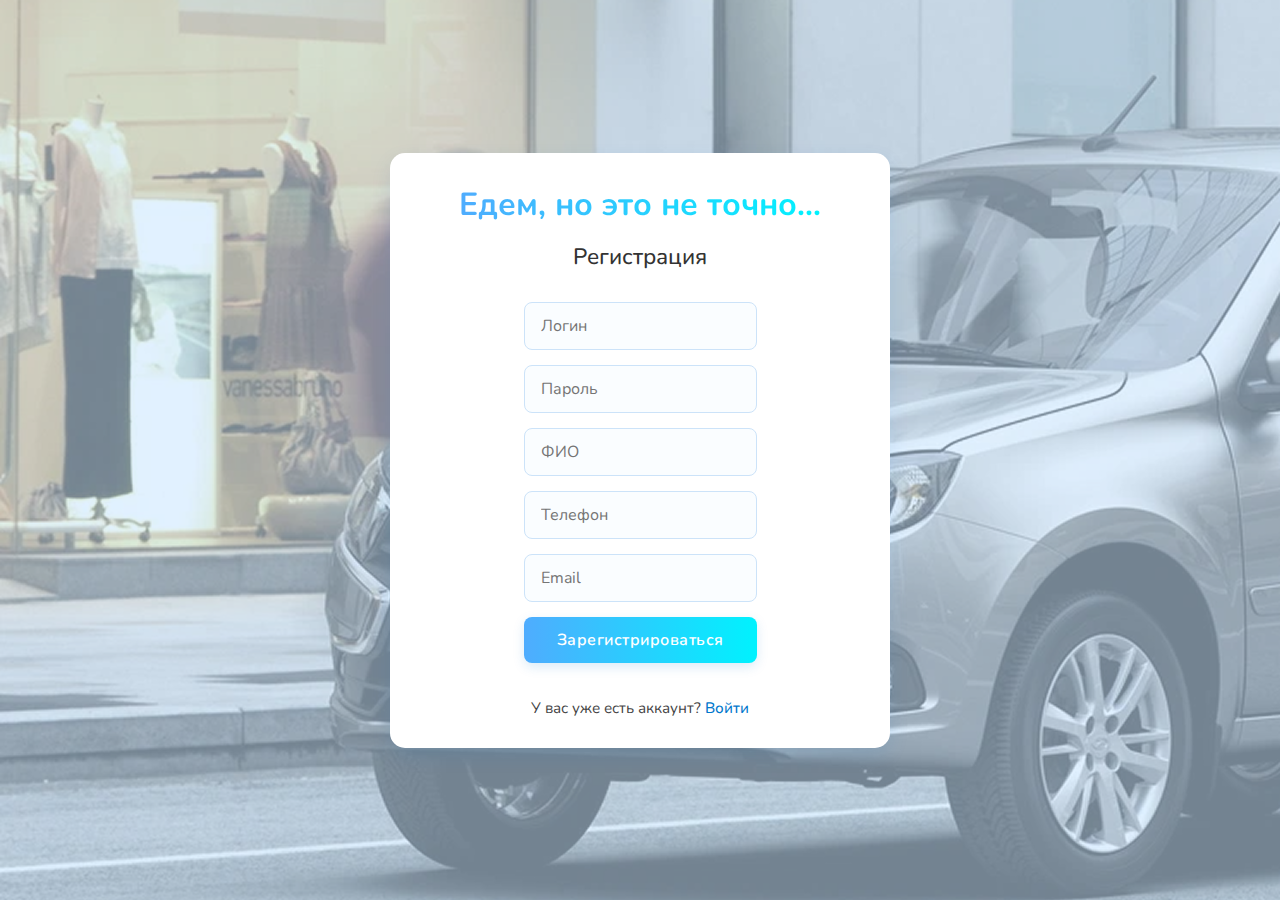
<file: index.html>
<!DOCTYPE html>
<html lang="ru">
  <head>
    <meta charset="UTF-8" />
    <meta name="viewport" content="width=device-width, initial-scale=1.0" />
    <link type="image/x-icon" href="img/favicon.ico" rel="shortcut icon" />
    <link type="Image/x-icon" href="img/favicon.ico" rel="icon" />
    <link rel="preconnect" href="https://fonts.googleapis.com" />
    <link rel="preconnect" href="https://fonts.gstatic.com" crossorigin />
    <link
      href="https://fonts.googleapis.com/css2?family=Nunito:ital,wght@0,200..1000;1,200..1000&display=swap"
      rel="stylesheet"
    />
    <link rel="stylesheet" href="css/style.css" />
    <title>Зарегистрироваться</title>
  </head>

  <body class="registr">
    <div class="registration_field">
      <h1>Едем, но это не точно...</h1>
      <h2>Регистрация</h2>
      <form action="applic.html" method="GET">
        <input type="text" name="login" placeholder="Логин" required />
        <input type="password" name="password" placeholder="Пароль" required />
        <input type="text" name="name" placeholder="ФИО" required />
        <input type="tel" name="phone" placeholder="Телефон" required />
        <input type="email" name="email" placeholder="Email" required />
        <button type="submit" class="btn">Зарегистрироваться</button>
      </form>
      <p>У вас уже есть аккаунт? <a href="auth.html">Войти</a></p>
    </div>
  </body>
</html>
</file>
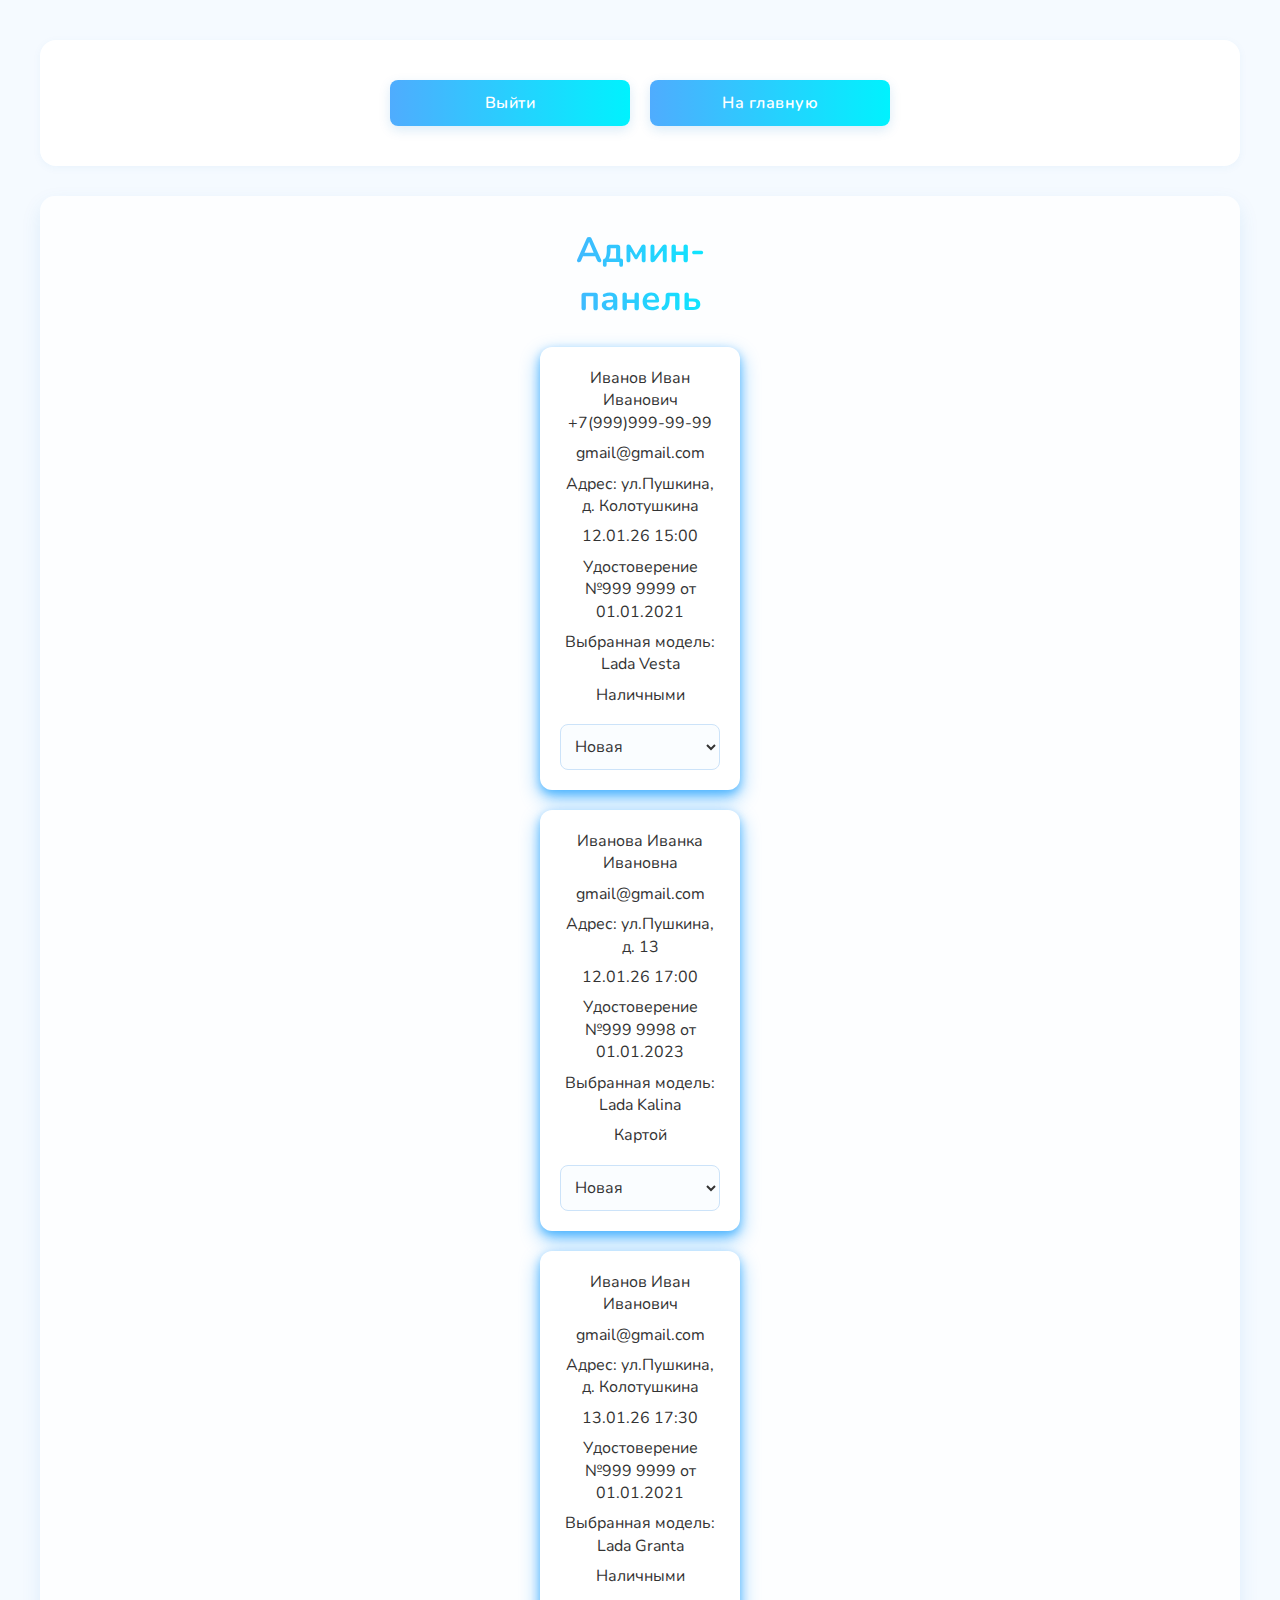
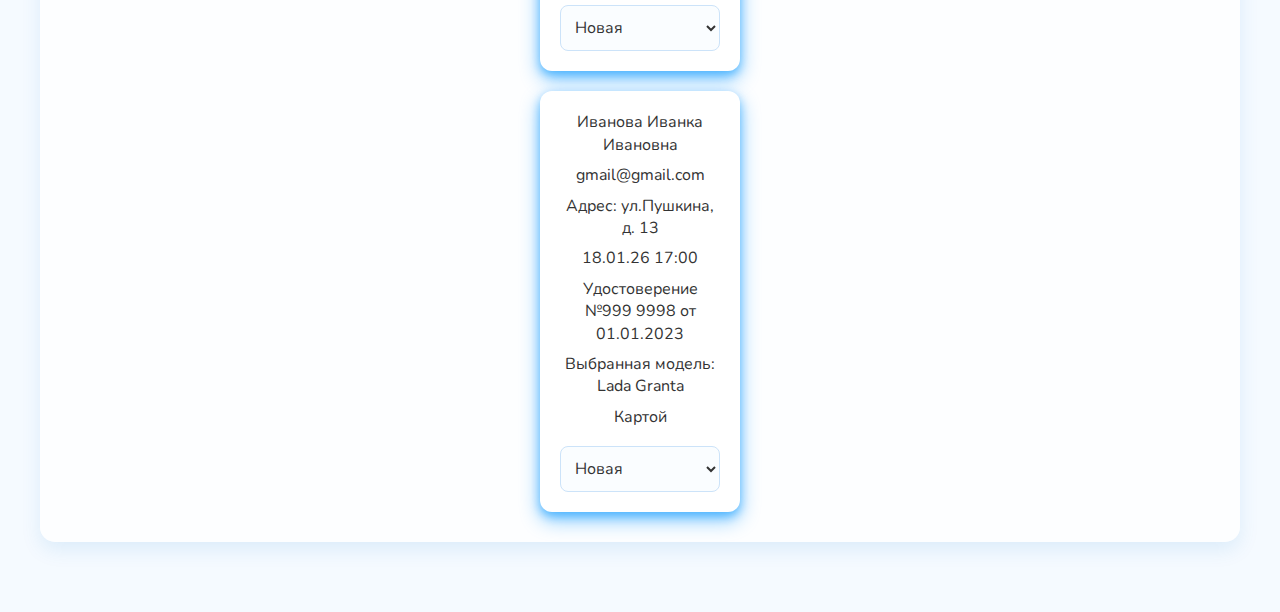
<file: admin.html>
<!DOCTYPE html>
<html lang="ru">
  <head>
    <meta charset="UTF-8" />
    <meta name="viewport" content="width=device-width, initial-scale=1.0" />
    <link type="image/x-icon" href="img/favicon.ico" rel="shortcut icon" />
    <link type="Image/x-icon" href="img/favicon.ico" rel="icon" />
    <link rel="preconnect" href="https://fonts.googleapis.com" />
    <link rel="preconnect" href="https://fonts.gstatic.com" crossorigin />
    <link
      href="https://fonts.googleapis.com/css2?family=Nunito:ital,wght@0,200..1000;1,200..1000&display=swap"
      rel="stylesheet"
    />
    <link rel="stylesheet" href="css/style.css" />
    <title>Админ-панель</title>
  </head>

  <body>
    <main>
      <div class="main">
        <header class="top-bar">
          <div class="buttons">
            <a href="index.html"
              ><button class="btn" type="button">Выйти</button></a
            >
            <a href="applic.html"><button class="btn">На главную</button></a>
          </div>
        </header>
        <div class="applic_field">
          <h1>Админ-панель</h1>

          <div class="applics">
            <div class="applic">
              <div class="application_text">
                <p>Иванов Иван Иванович +7(999)999-99-99</p>
                <p>gmail@gmail.com</p>
                <p>Адрес: ул.Пушкина, д. Колотушкина</p>
                <p>12.01.26 15:00</p>
                <p>Удостоверение №999 9999 от 01.01.2021</p>
                <p>Выбранная модель: Lada Vesta</p>
                <p>Наличными</p>
                <select required>
                  <option value="" disabled selected>Новая</option>
                  <option value="В процессе">Одобрено</option>
                  <option value="Завершена">Выполнено</option>
                  <option value="Отменена">Отклонено</option>
                </select>
              </div>
            </div>

            <div class="applic">
              <div class="application_text">
                <p>Иванова Иванка Ивановна</p>
                <p>gmail@gmail.com</p>
                <p>Адрес: ул.Пушкина, д. 13</p>
                <p>12.01.26 17:00</p>
                <p>Удостоверение №999 9998 от 01.01.2023</p>
                <p>Выбранная модель: Lada Kalina</p>
                <p>Картой</p>
                <select required>
                  <option value="" disabled selected>Новая</option>
                  <option value="В процессе">Одобрено</option>
                  <option value="Завершена">Выполнено</option>
                  <option value="Отменена">Отклонено</option>
                </select>
              </div>
            </div>

            <div class="applic">
              <div class="application_text">
                <p>Иванов Иван Иванович</p>
                <p>gmail@gmail.com</p>
                <p>Адрес: ул.Пушкина, д. Колотушкина</p>
                <p>13.01.26 17:30</p>
                <p>Удостоверение №999 9999 от 01.01.2021</p>
                <p>Выбранная модель: Lada Granta</p>
                <p>Наличными</p>
                <select required>
                  <option value="" disabled selected>Новая</option>
                  <option value="В процессе">Одобрено</option>
                  <option value="Завершена">Выполнено</option>
                  <option value="Отменена">Отклонено</option>
                </select>
              </div>
            </div>

            <div class="applic">
                <div class="application_text">
                  <p>Иванова Иванка Ивановна</p>
                  <p>gmail@gmail.com</p>
                  <p>Адрес: ул.Пушкина, д. 13</p>
                  <p>18.01.26 17:00</p>
                  <p>Удостоверение №999 9998 от 01.01.2023</p>
                  <p>Выбранная модель: Lada Granta</p>
                  <p>Картой</p>
                  <select required>
                    <option value="" disabled selected>Новая</option>
                    <option value="В процессе">Одобрено</option>
                    <option value="Завершена">Выполнено</option>
                    <option value="Отменена">Отклонено</option>
                  </select>
                </div>
              </div>
          </div>
        </div>
      </div>
    </main>
  </body>
</html>
</file>
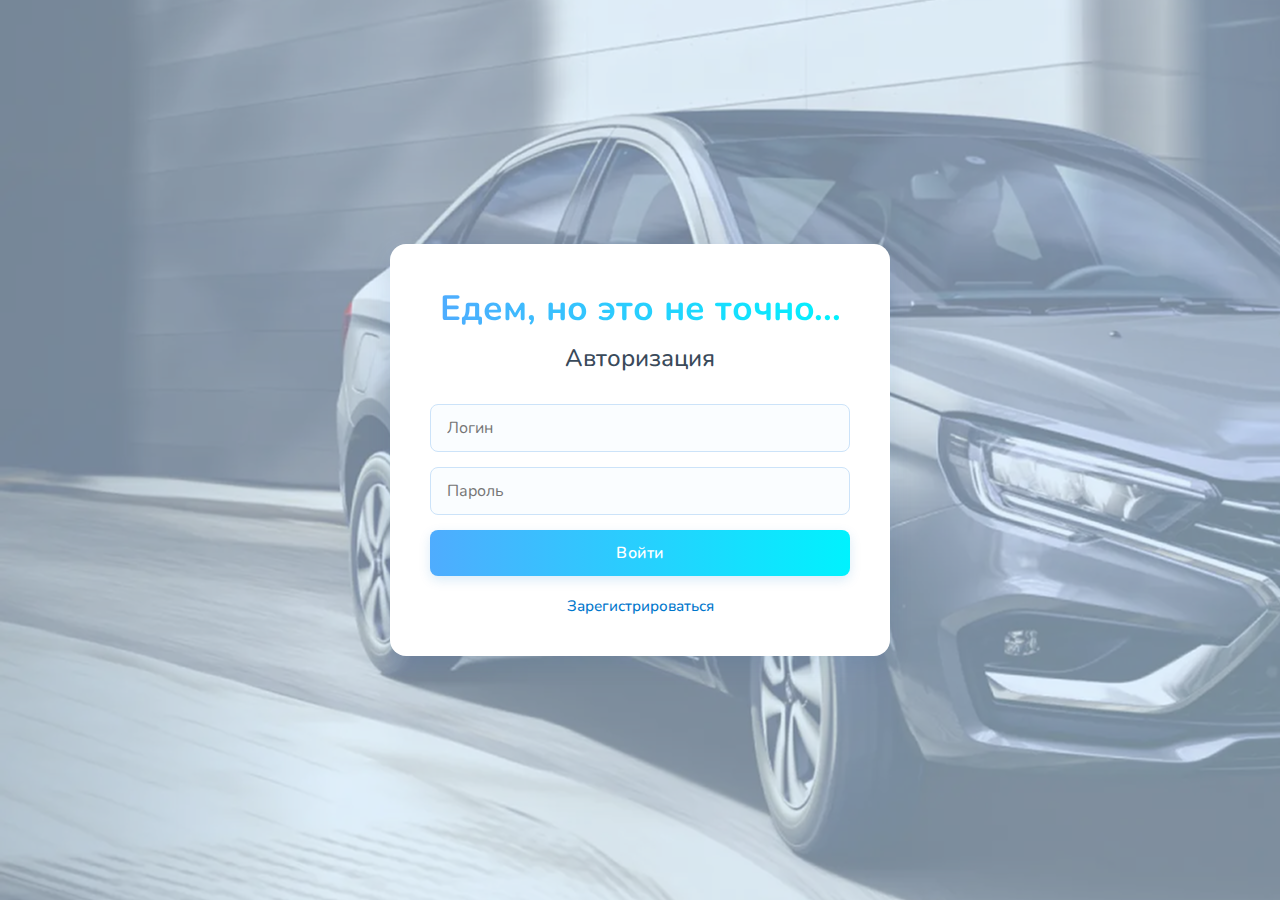
<file: auth.html>
<!DOCTYPE html>
<html lang="ru">
  <head>
    <meta charset="UTF-8" />
    <meta name="viewport" content="width=device-width, initial-scale=1.0" />
    <link type="image/x-icon" href="img/favicon.ico" rel="shortcut icon" />
    <link type="Image/x-icon" href="img/favicon.ico" rel="icon" />
    <link rel="preconnect" href="https://fonts.googleapis.com" />
    <link rel="preconnect" href="https://fonts.gstatic.com" crossorigin />
    <link
      href="https://fonts.googleapis.com/css2?family=Nunito:ital,wght@0,200..1000;1,200..1000&display=swap"
      rel="stylesheet"
    />
    <link rel="stylesheet" href="css/style.css" />
    <title>Войти</title>
  </head>

  <body class="authen">
    <div class="login_field">
      <h1>Едем, но это не точно...</h1>
      <h2>Авторизация</h2>
      <form action="applic.html" method="GET">
        <input type="text" name="login" placeholder="Логин" required />
        <input type="password" placeholder="Пароль" required />
        <button class="btn">Войти</button>
      </form>
      <a href="index.html">
        <p>Зарегистрироваться</p>
      </a>
    </div>
  </body>
</html>
</file>
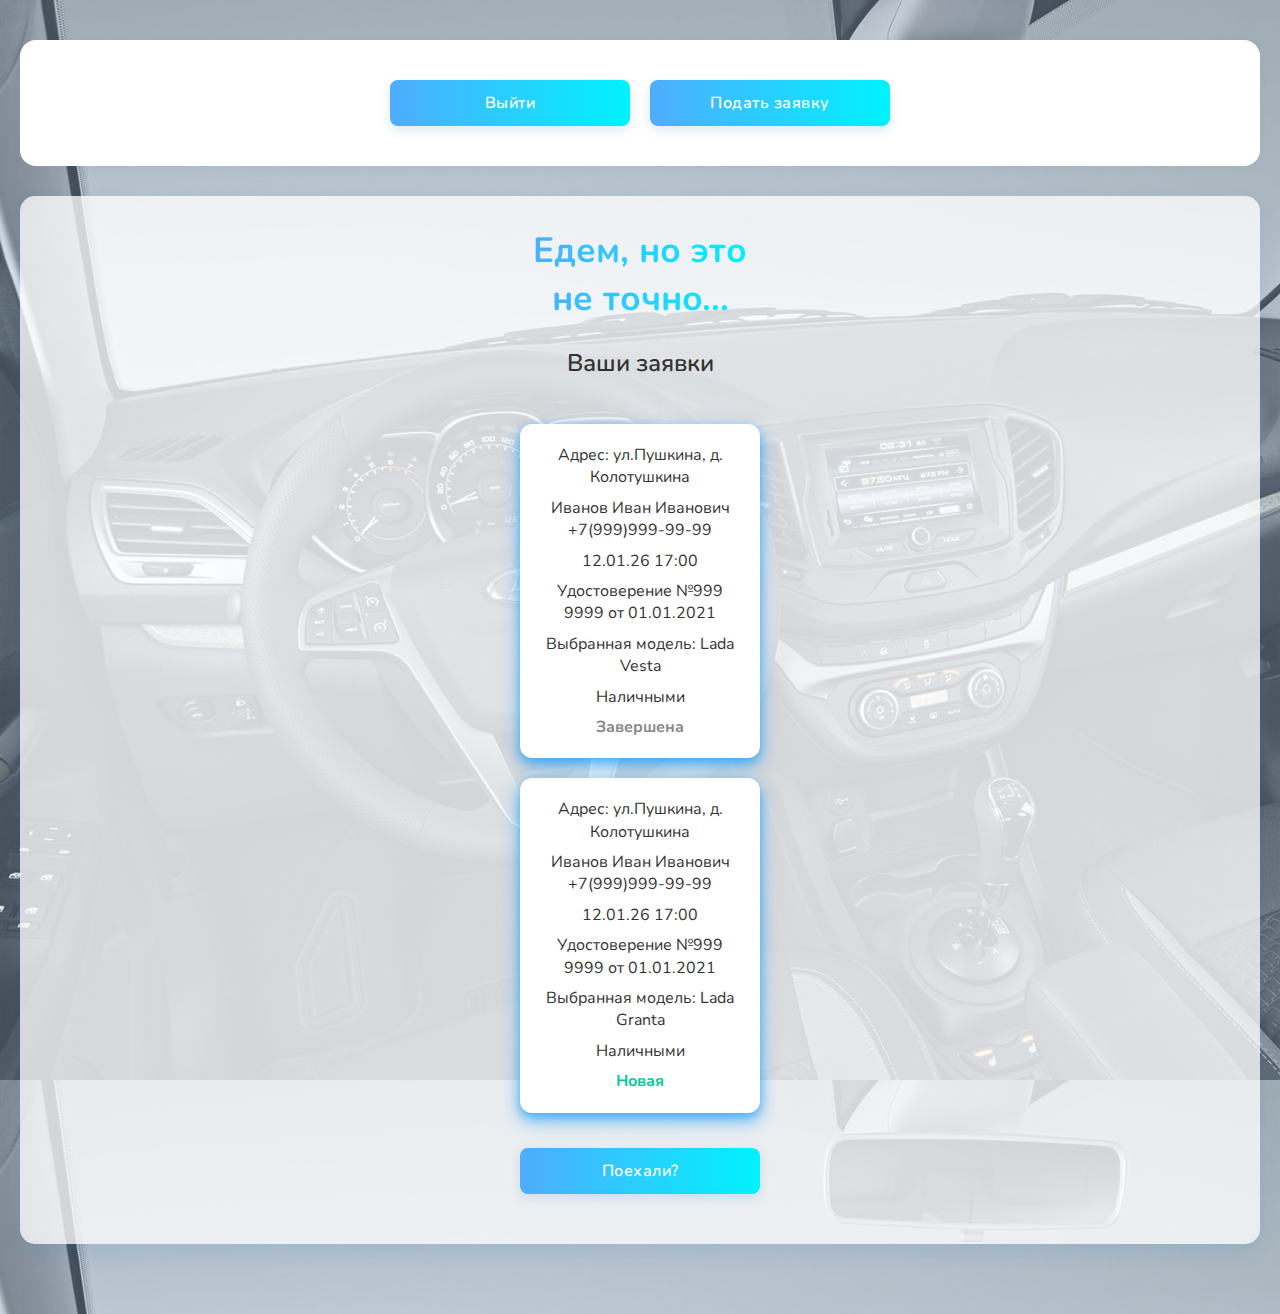
<file: profile.html>
<!DOCTYPE html>
<html lang="ru">
  <head>
    <meta charset="UTF-8" />
    <meta name="viewport" content="width=device-width, initial-scale=1.0" />
    <link type="image/x-icon" href="img/favicon.ico" rel="shortcut icon" />
    <link type="Image/x-icon" href="img/favicon.ico" rel="icon" />
    <link rel="preconnect" href="https://fonts.googleapis.com" />
    <link rel="preconnect" href="https://fonts.gstatic.com" crossorigin />
    <link
      href="https://fonts.googleapis.com/css2?family=Nunito:ital,wght@0,200..1000;1,200..1000&display=swap"
      rel="stylesheet"
    />
    <link rel="stylesheet" href="css/style.css" />
    <title>Ваши заявки</title>
  </head>

  <body class="prof">
    <main>
      <div class="main">
        <header class="top-bar">
          <div class="buttons">
            <a href="index.html"
              ><button class="btn" type="button">Выйти</button></a
            >
            <a href="applic.html"
              ><button class="btn" type="button">Подать заявку</button></a
            >
          </div>
        </header>
        <div class="applic_field">
          <h1>Едем, но это не точно...</h1>
          <h2>Ваши заявки</h2>

          <div class="applics">
            <div class="applic">
              <div class="applic_text">
                <p>Адрес: ул.Пушкина, д. Колотушкина</p>
                <p>Иванов Иван Иванович +7(999)999-99-99</p>
                <p>12.01.26 17:00</p>
                <p>Удостоверение №999 9999 от 01.01.2021</p>
                <p>Выбранная модель: Lada Vesta</p>
                <p>Наличными</p>
                <p style="color: gray">Завершена</p>
              </div>
            </div>

            <div class="applic">
              <div class="applic_text">
                <p>Адрес: ул.Пушкина, д. Колотушкина</p>
                <p>Иванов Иван Иванович +7(999)999-99-99</p>
                <p>12.01.26 17:00</p>
                <p>Удостоверение №999 9999 от 01.01.2021</p>
                <p>Выбранная модель: Lada Granta</p>
                <p>Наличными</p>
                <p style="color: green">Новая</p>
              </div>
            </div>
          </div>

          <div class="buttons">
            <a href="applic.html"
              ><button class="btn btn_prof" type="button">Поехали?</button></a
            >
          </div>
        </div>
      </div>
    </main>
  </body>
</html>
</file>
<file: css/style.css>
* {
    box-sizing: border-box;
    margin: 0;
    padding: 0;
    font-family: "Nunito", sans-serif;
  }
  
  body {
    background: #f5faff;
    color: #1a2a42;
    min-height: 100vh;
    display: flex;
    align-items: center;
    justify-content: center;
    padding: 20px;
  }

  .registr {
    background-image: url(/img/Granta.png);
  }

  .authen {
    background-image: url(/img/Vesta.png);
  }

  .application {
    background-image: url(/img/Lada.png);
  }

  .prof {
    background-image: url(/img/Ladacentr.png);
  }
  
  header.top-bar {
    width: 100%;
    padding: 20px;
    background-color: #ffffff;
    display: flex;
    justify-content: center;
    box-shadow: 0 2px 8px rgba(0, 119, 204, 0.05);
    margin-bottom: 20px;
    flex-wrap: wrap;
    gap: 10px;
    border-radius: 16px;
  }
  
  header.top-bar .btn {
    width: 240px;
    text-align: center;
  }
  
  .main {
    width: 100%;
    max-width: 500px;
    padding: 40px;
  }
  
  .registration_field h1 {
    font-size: 2.2rem;
    font-weight: 700;
    background: linear-gradient(to right, #4facfe, #00f2fe);
    -webkit-background-clip: text;
    -webkit-text-fill-color: transparent;
    background-clip: text;
    color: transparent;
    text-align: center;
    margin-bottom: 10px;
  }
  
  .registration_field h2 {
    font-size: 1.5rem;
    font-weight: 500;
    text-align: center;
    margin-bottom: 30px;
    color: #3a4a5a;
  }
  
  form {
    display: flex;
    flex-direction: column;
    gap: 15px;
  }
  
  input {
    padding: 12px 16px;
    font-size: 1rem;
    border: 1px solid #cce3f9;
    border-radius: 8px;
    background-color: #fafdff;
    transition: border-color 0.3s;
  }
  
  input:focus {
    border-color: #0077cc;
    outline: none;
  }
  
  button[type="submit"] {
    padding: 12px;
    background-color: #0077cc;
    color: #ffffff;
    border: none;
    border-radius: 8px;
    font-size: 1rem;
    font-weight: 600;
    cursor: pointer;
    transition: background-color 0.3s ease;
  }
  
  button[type="submit"]:hover {
    background-color: #005fa3;
  }
  
  .registration_field p {
    margin-top: 20px;
    text-align: center;
    font-size: 0.95rem;
    color: #444;
  }
  
  .registration_field a {
    color: #0077cc;
    text-decoration: none;
    font-weight: 500;
  }
  
  .registration_field a:hover {
    text-decoration: underline;
  }
  
  .login_field {
    width: 100%;
    max-width: 500px;
    background-color: #ffffff;
    padding: 40px;
    border-radius: 16px;
    box-shadow: 0 8px 24px rgba(0, 70, 150, 0.1);
    display: flex;
    flex-direction: column;
    align-items: center;
  }
  
  .login_field h1 {
    font-size: 2.2rem;
    font-weight: 700;
    background: linear-gradient(to right, #4facfe, #00f2fe);
    -webkit-background-clip: text;
    -webkit-text-fill-color: transparent;
    background-clip: text;
    color: transparent;
    text-align: center;
    margin-bottom: 10px;
  }
  
  .login_field h2 {
    font-size: 1.5rem;
    font-weight: 500;
    text-align: center;
    margin-bottom: 30px;
    color: #3a4a5a;
  }
  
  .login_field form {
    display: flex;
    flex-direction: column;
    width: 100%;
    gap: 15px;
  }
  
  .login_field input {
    padding: 12px 16px;
    font-size: 1rem;
    border: 1px solid #cce3f9;
    border-radius: 8px;
    background-color: #fafdff;
    transition: border-color 0.3s;
  }
  
  .login_field input:focus {
    border-color: #0077cc;
    outline: none;
  }
  
  .login_field button {
    padding: 12px;
    background-color: #0077cc;
    color: white;
    border: none;
    border-radius: 8px;
    font-size: 1rem;
    font-weight: 600;
    cursor: pointer;
    transition: background-color 0.3s ease;
  }
  
  .login_field button:hover {
    background-color: #005fa3;
  }
  
  .login_field a {
    margin-top: 20px;
    font-size: 0.95rem;
    text-align: center;
    color: #0077cc;
    text-decoration: none;
    font-weight: 500;
  }
  
  .login_field a:hover {
    text-decoration: underline;
  }
  
  .main {
    max-width: 100%;
    padding: 20px;
    text-align: center;
  }
  
  .main h1 {
    font-size: 2.2rem;
    background: linear-gradient(to right, #4facfe, #00f2fe);
    -webkit-background-clip: text;
    -webkit-text-fill-color: transparent;
    background-clip: text;
    color: transparent;
    margin-bottom: 30px;
    font-weight: 700;
  }
  
  .buttons {
    display: flex;
    justify-content: center;
    gap: 20px;
    margin: 20px auto;
    flex-wrap: wrap;
  }
  
  .btn {
    padding: 12px 24px;
    background: linear-gradient(to right, #4facfe, #00f2fe);
    color: #ffffff;
    border: none;
    border-radius: 8px;
    font-size: 1rem;
    font-weight: 600;
    letter-spacing: 0.5px;
    cursor: pointer;
    transition: all 0.3s ease;
    box-shadow: 0 4px 12px rgba(0, 119, 204, 0.15);
  }
  
  .btn:hover {
    background: linear-gradient(to right, #00c6ff, #0072ff);
    transform: translateY(-1px);
    box-shadow: 0 6px 16px rgba(0, 119, 204, 0.25);
  }
  
  .admin {
    display: flex;
    flex-direction: column;
    gap: 20px;
    align-items: center;
  }
  
  .application_admin {
    width: 100%;
    max-width: 600px;
    background-color: #ffffff;
    border-radius: 12px;
    box-shadow: 0 4px 10px rgba(0, 149, 255, 0.49),
      0 8px 20px rgba(0, 149, 255, 0.49);
    padding: 20px;
  }
  
  .application_text {
    display: flex;
    flex-direction: column;
    gap: 8px;
    font-size: 1rem;
    color: #333;
  }
  
  .application_text p {
    margin: 0;
    line-height: 1.4;
  }
  
  .application_text select {
    margin-top: 10px;
    padding: 10px;
    border: 1px solid #cce3f9;
    border-radius: 8px;
    font-size: 1rem;
    background-color: #fafdff;
    color: #333;
    transition: border-color 0.3s;
  }
  
  .application_text select:focus {
    border-color: #0077cc;
    outline: none;
  }
  
  .main h1 {
    font-size: 2.2rem;
    color: #0077cc;
    margin-bottom: 10px;
    font-weight: 700;
  }
  
  .main h2 {
    font-size: 1.5rem;
    color: #333;
    margin-bottom: 30px;
    font-weight: 600;
  }
  
  .applics {
    display: flex;
    flex-wrap: wrap;
    gap: 20px;
    justify-content: center;
  }
  
  .applic {
    flex: 1 1 300px;
    max-width: 400px;
    background-color: #ffffff;
    border-radius: 12px;
    box-shadow: 0 4px 10px rgba(0, 149, 255, 0.49),
      0 8px 20px rgba(0, 149, 255, 0.49);
    padding: 20px;
  }
  
  .applic_text {
    display: flex;
    flex-direction: column;
    gap: 8px;
    font-size: 1rem;
    color: #333;
  }
  
  .applic_text p {
    margin: 0;
    line-height: 1.4;
  }
  
  .applic_text p[style*="gray"] {
    font-weight: bold;
    color: #888 !important;
  }
  
  .applic_text p[style*="green"] {
    font-weight: bold;
    color: #00cc99 !important;
  }
  
  .applic_field {
    width: 100%;
    background-color: #ffffffc4;
    margin: 30px auto;
    padding: 30px 500px;
    border-radius: 15px;
    box-shadow: 0 8px 20px rgba(0, 119, 204, 0.1);
    display: flex;
    flex-direction: column;
    align-items: center;
    gap: 15px;
  }

  .btn_prof {
    width: 240px;
  }
  
  .registration_field {
    width: 100%;
    max-width: 500px;
    background-color: #ffffff;
    margin: 30px auto;
    padding: 30px 40px;
    border-radius: 15px;
    box-shadow: 0 8px 20px rgba(0, 119, 204, 0.1);
    display: flex;
    flex-direction: column;
    align-items: center;
    gap: 15px;
  }
  
  .registration_field h1,
  .registration_field h2 {
    margin: 0;
    text-align: center;
  }
  
  .registration_field h1 {
    font-size: 2rem;
    color: #0077cc;
  }
  
  .registration_field h2 {
    font-size: 1.4rem;
    color: #333;
    margin-bottom: 15px;
  }
  

  
  .applic_form {
    display: flex;
    flex-direction: column;
    width: 100%;
  }
  
  .applic_form label {
    margin-top: 10px;
    font-size: 0.95rem;
    font-weight: 600;
    color: #333;
  }
  
  .applic_form input,
  .applic_form select {
    margin-top: 5px;
    padding: 10px;
    font-size: 1rem;
    border-radius: 6px;
    border: 1px solid #b3e5fc;
    background-color: #f9f9f9;
    color: #333;
  }
  
  .applic_form input:focus,
  .applic_form select:focus {
    outline: none;
    border-color: #0077cc;
    box-shadow: 0 0 5px rgba(0, 119, 204, 0.2);
  }
  
  .applic_form button[type="submit"] {
    margin-top: 20px;
    background-color: #0077cc;
    color: white;
    font-weight: 600;
    border: none;
    padding: 10px;
    border-radius: 8px;
    cursor: pointer;
    transition: background-color 0.3s ease;
  }
  
  .applic_form button[type="submit"]:hover {
    background-color: #005fa3;
  }
  
  @media (max-width: 640px) {
    .application_admin {
      padding: 15px;
    }
  
    .main {
      padding: 10px;
    }
  
    .main {
      padding: 0 10px;
    }
  
    .buttons {
      flex-direction: column;
      align-items: center;
    }
  
    .btn {
      width: 100%;
      max-width: 300px;
    }
  
    .applic {
      padding: 15px;
    }
  }
  
  @media (max-width: 600px) {
    .main {
      padding: 20px;
    }
  
    .registration_field h1 {
      font-size: 1.8rem;
    }
  
    .registration_field h2 {
      font-size: 1.3rem;
    }
  
    .login_field {
      padding: 20px;
    }
  
    .login_field h1 {
      font-size: 1.8rem;
    }
  
    .login_field h2 {
      font-size: 1.3rem;
    }
  
    .registration_field {
      padding: 20px;
      margin: 20px 10px;
    }
  
    .btn {
      width: 100%;
      max-width: 300px;
    }
  }
  
  @media (max-width: 400px) {
    .main {
      padding: 10px;
    }
  
    .registration_field,
    .login_field,
    .applic_field {
      padding: 20px;
      margin: 20px 10px;
    }
  
    .registration_field h1,
    .login_field h1 {
      font-size: 1.6rem;
    }
  
    .registration_field h2,
    .login_field h2 {
      font-size: 1.2rem;
    }
  
    input,
    select,
    .btn,
    button {
      font-size: 0.95rem;
      padding: 10px 12px;
    }
  
    .buttons {
      flex-direction: column;
      align-items: center;
      gap: 12px;
    }
  
    .applic {
      flex: 1 1 100%;
      max-width: 100%;
    }
  
    .applics {
      flex-direction: column;
      gap: 15px;
    }
  }
</file>
